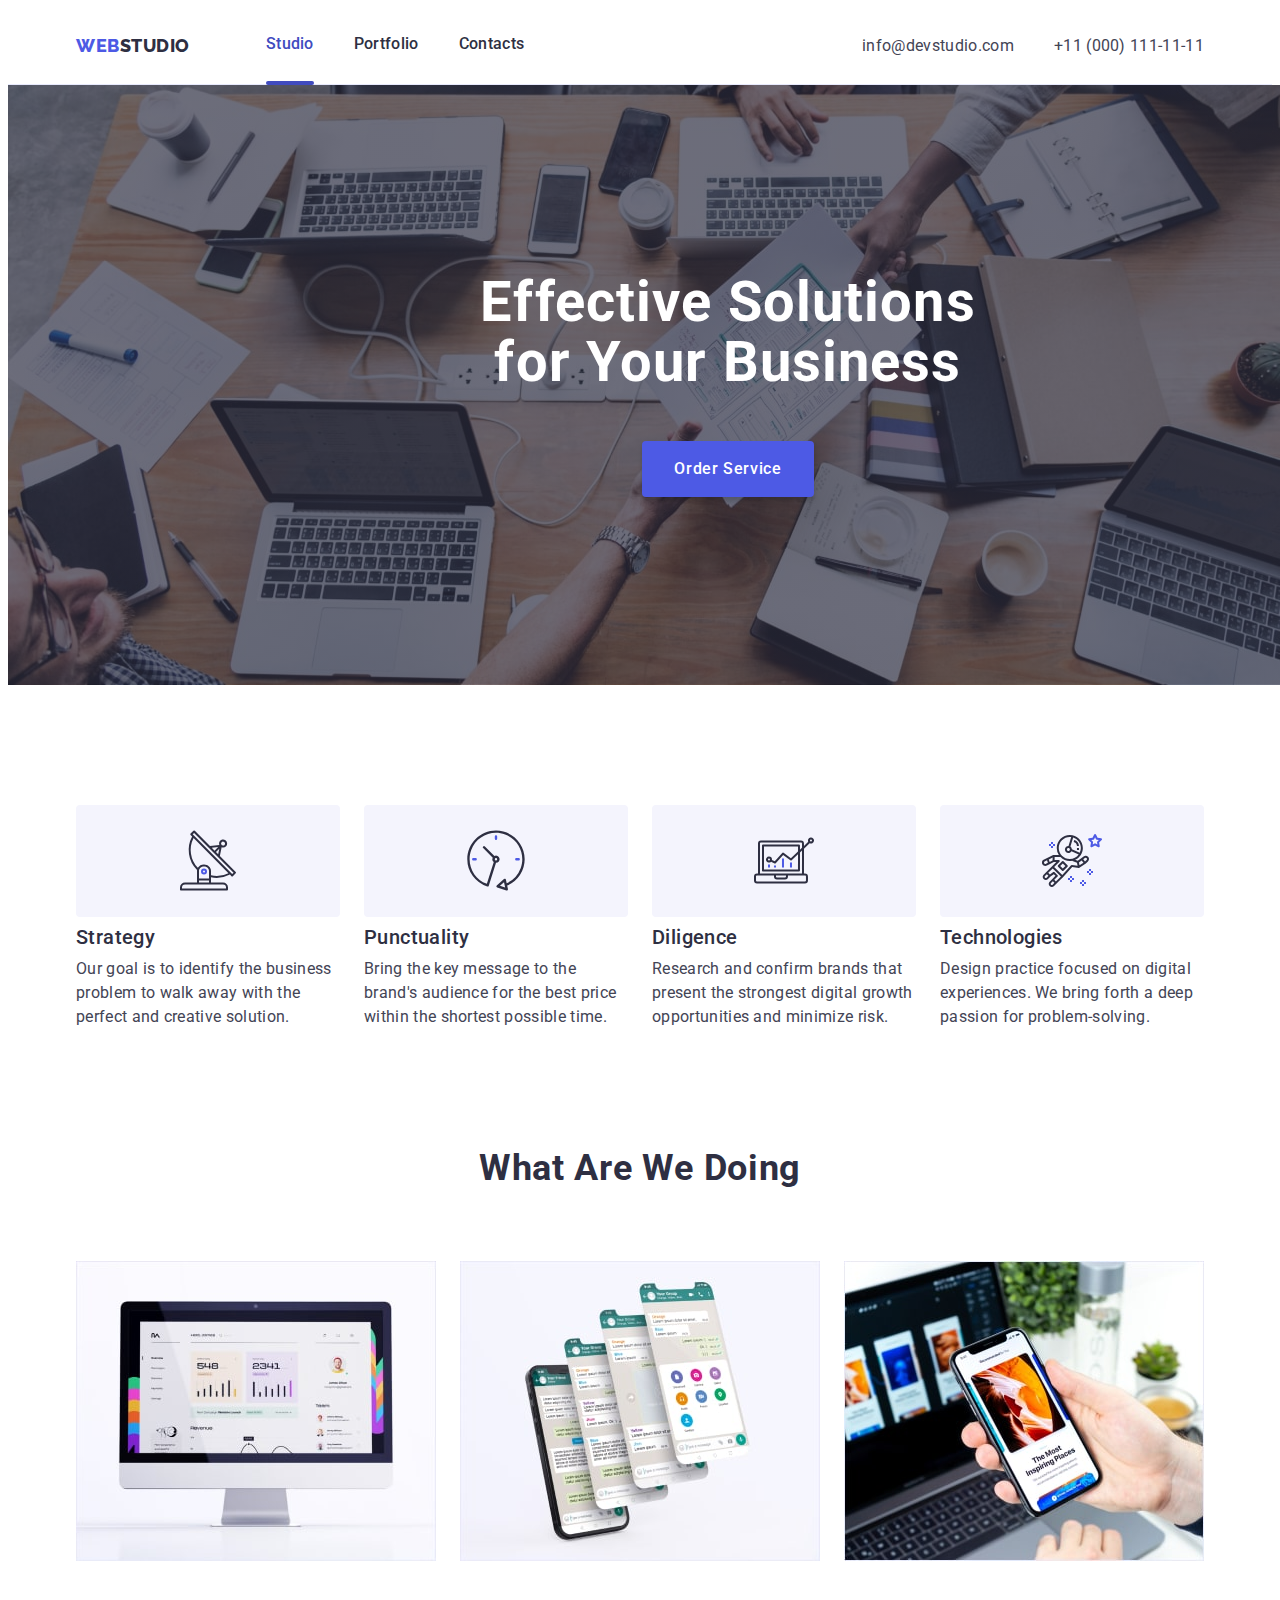
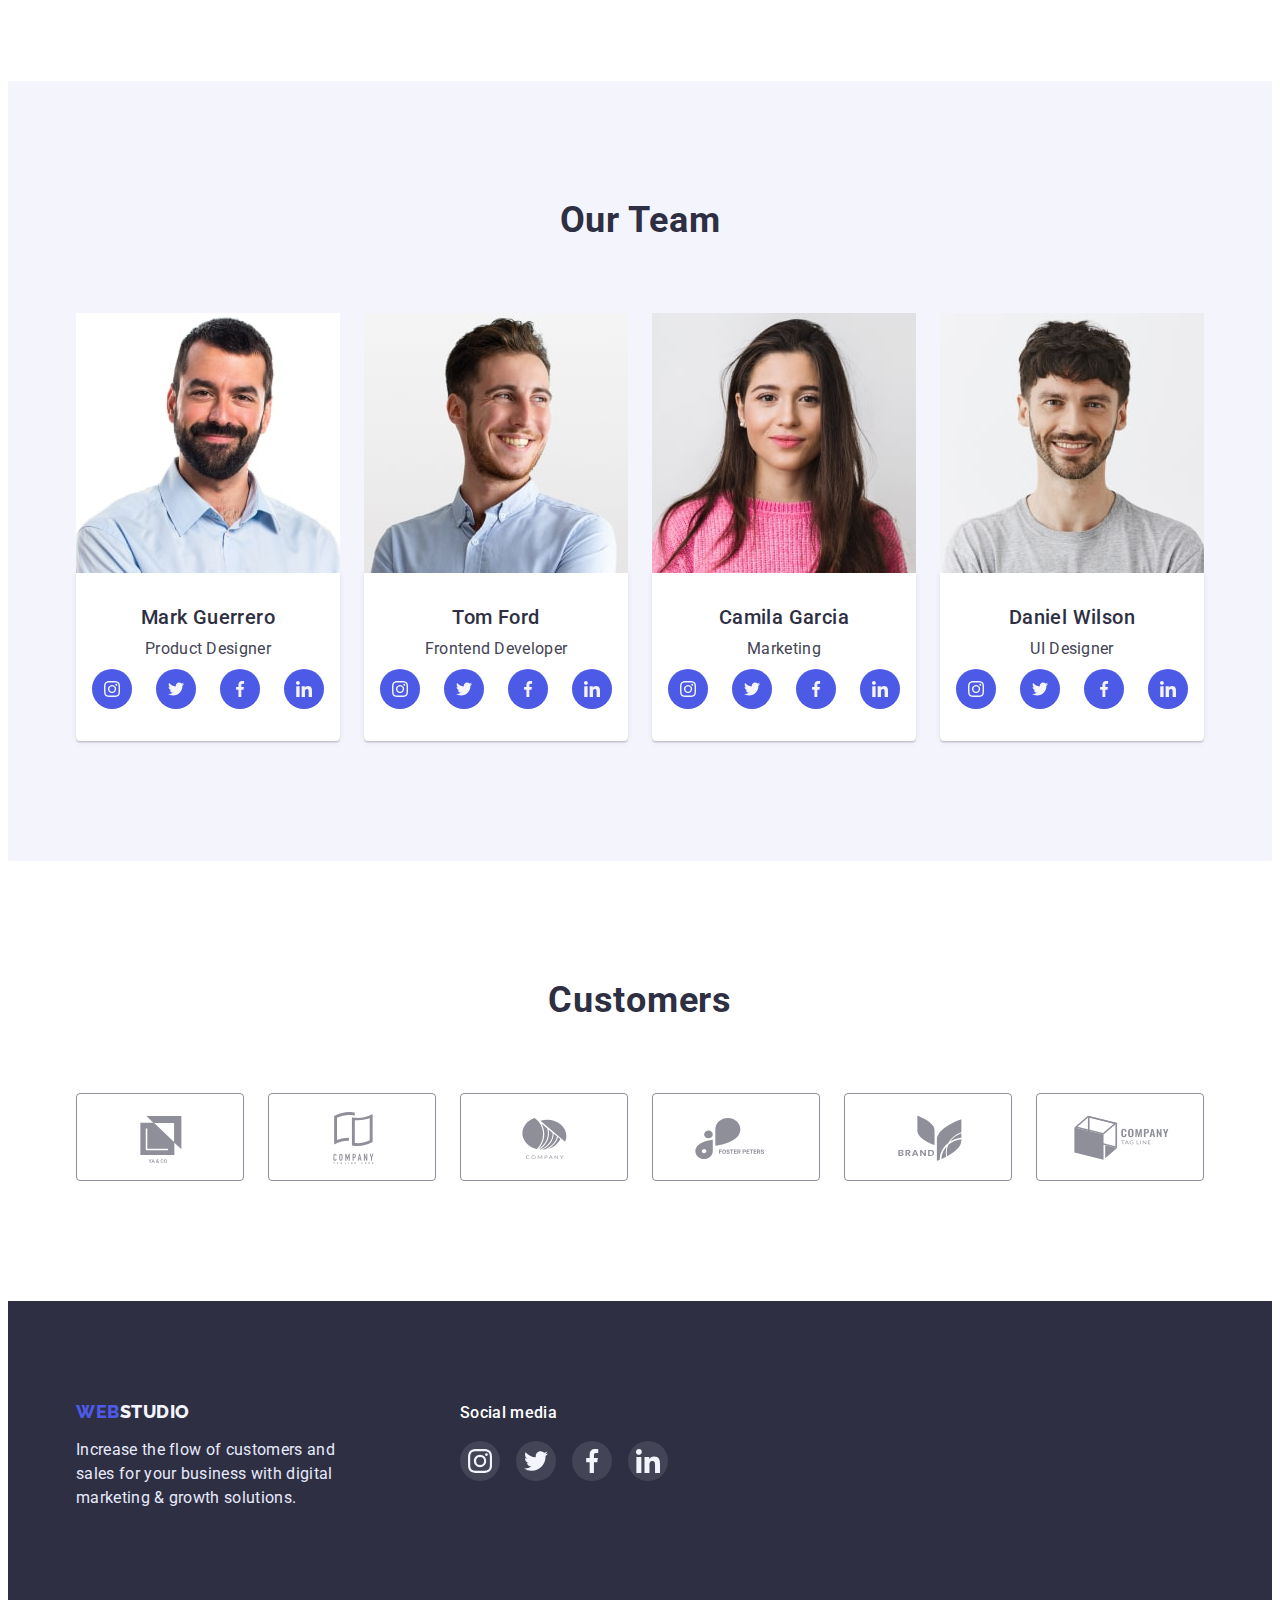
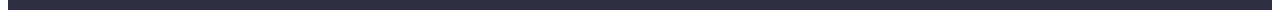
<file: index.html>
<!DOCTYPE html>
<html lang="en">
<head>
    <meta charset="UTF-8">
    <meta http-equiv="X-UA-Compatible" content="IE=edge">
    <meta name="viewport" content="width=device-width, initial-scale=1.0">
    <title>WebStudio</title>
    <link rel="stylesheet" href="./css/style.css">
    <link rel="preconnect" href="https://fonts.googleapis.com">
    <link rel="preconnect" href="https://fonts.gstatic.com" crossorigin>
    <link href="https://fonts.googleapis.com/css2?family=Raleway:wght@800&family=Roboto:wght@400;500;700;900&display=swap"
        rel="stylesheet">
</head>
<body>
    <header class="header">
        <div class="container header-container">
            <nav class="nav_header">
                <a class="logo link" href="./index.html">Web<span class="span">Studio</span></a>
            <ul class="header-menu list">
                <li><a class="link-menu link link-presence link-menu-active" href="./index.html">Studio</a></li>
                <li><a class="link-menu link" href="./portfolio.html">Portfolio</a></li> 
                <li><a class="link-menu link" href="">Contacts</a></li>
            </ul>
            </nav>
            <address class="adress-items">
            <ul class="adress-menu list">
                <li><a class="adress link" href="mailto:info@devstudio.com">info@devstudio.com</a></li>
                <li><a class="adress link" href="tel:+110001111111">+11 (000) 111-11-11</a></li>
            </ul>
            </address>
        </div>
    </header>
    <main>
            <section class="page">
                <div class="container">
                    <h1 class="title">Effective Solutions for Your Business</h1>
                    <button class="button" data-modal-open type="button">Order Service</button>
                </div >
            </section>
            <section class="caption">
                <div class="container">
                    <h2 hidden class="invisible-text">list</h2>
                    <ul class="caption-list list">
                        <li class="list-caption">
                            <div class="advantages">
                                <svg width="60" height="65">
                                    <use href="./images/symbol-defs.svg#icon-antenna"></use>
                                </svg>
                            </div>
                                <h3 class="section-subtitle">Strategy</h3>
                                <p class="text-suptitle">Our goal is to identify the business
                                    problem to walk away with the perfect and creative solution.</p>
                        </li>
                        <li class="list-caption">
                            <div class="advantages">
                                <svg width="60" height="65">
                                    <use href="./images/symbol-defs.svg#icon-clock"></use>
                                </svg>
                            </div>
                                <h3 class="section-subtitle">Punctuality</h3>
                                <p class="text-suptitle">Bring the key message to the brand's audience for the best price within the
                                    shortest possible
                                    time.</p>
                        </li>
                        <li class="list-caption">
                            <div class="advantages">
                                <svg width="60" height="65">
                                    <use href="./images/symbol-defs.svg#icon-diagram"></use>
                                </svg>
                            </div>
                                <h3 class="section-subtitle">Diligence</h3>
                                <p class="text-suptitle">Research and confirm brands that present the strongest digital growth
                                    opportunities and
                                    minimize risk.</p>
                        </li>
                        <li class="list-caption">
                            <div class="advantages">
                                <svg width="60" height="65">
                                    <use href="./images/symbol-defs.svg#icon-astronaut"></use>
                                </svg>
                            </div>
                                <h3 class="section-subtitle">Technologies</h3>
                                <p class="text-suptitle">Design practice focused on digital experiences. We bring forth a deep
                                    passion for
                                    problem-solving.</p>
                        </li>
                    </ul>
                </div>
            </section>
            <section class="menu">
                <div class="container">
                    <h2 class="menu-title">What are we doing</h2>
                    <ul class="img-items list">
                        <li class="menu-img"><img src="./images/img_1.jpg" alt="computer" width="360"></li>
                        <li class="menu-img"><img src="./images/img_2.jpg" alt="website" width="360"></li>
                        <li class="menu-img"><img src="./images/img_3.jpg" alt="mobile" width="360"></li>
                    </ul>
                </div >
            </section>
            <section class="list-teams">
                <div class="container teams-container">
                    <h2 class="team-title">Our Team</h2>
                    <ul class="team-items list">
                        <li class="team-desc">
                            <img src="./images/img_4.jpg" alt="foto" width="264">
                            <div class="team-pl">
                                <h3 class="name">Mark Guerrero</h3>
                                <p class="team-text">Product Designer</p>
                                <ul class="team-soc-list list">
                                    <li class="team-soc-item">
                                        <a href="" class="team-soc-link link">
                                            <svg width="16" height="16" class="team-soc-icon">
                                                <use href="./images/symbol-defs.svg#icon-instagram"></use>
                                            </svg>
                                        </a></li>
                                    <li class="team-soc-item">
                                        <a href="" class="team-soc-link link">
                                            <svg width="16" height="16" class="team-soc-icon">
                                                <use href="./images/symbol-defs.svg#icon-twitter"></use>
                                            </svg>
                                        </a></li>
                                    <li class="team-soc-item">
                                        <a href="" class="team-soc-link link">
                                            <svg width="16" height="16" class="team-soc-icon">
                                                <use href="./images/symbol-defs.svg#icon-facebook"></use>
                                            </svg>
                                        </a></li>
                                    <li class="team-soc-item">
                                        <a href="" class="team-soc-link link">
                                            <svg width="16" height="16" class="team-soc-icon">
                                                <use href="./images/symbol-defs.svg#icon-linkedin"></use>
                                            </svg>
                                        </a></li>
                                </ul>
                            </div >
                        </li>
                        <li class="team-desc">
                            <img src="./images/img_5.jpg" alt="foto" width="264">
                            <div class="team-pl">
                                <h3 class="name">Tom Ford</h3>
                                <p class="team-text">Frontend Developer</p>
                                <ul class="team-soc-list list">
                                    <li class="team-soc-item">
                                        <a href="" class="team-soc-link link">
                                            <svg width="16" height="16" class="team-soc-icon">
                                                <use href="./images/symbol-defs.svg#icon-instagram"></use>
                                            </svg>
                                        </a>
                                    </li>
                                    <li class="team-soc-item">
                                        <a href="" class="team-soc-link link">
                                            <svg width="16" height="16" class="team-soc-icon">
                                                <use href="./images/symbol-defs.svg#icon-twitter"></use>
                                            </svg>
                                        </a>
                                    </li>
                                    <li class="team-soc-item">
                                        <a href="" class="team-soc-link link">
                                            <svg width="16" height="16" class="team-soc-icon">
                                                <use href="./images/symbol-defs.svg#icon-facebook"></use>
                                            </svg>
                                        </a>
                                    </li>
                                    <li class="team-soc-item">
                                        <a href="" class="team-soc-link link">
                                            <svg width="16" height="16" class="team-soc-icon">
                                                <use href="./images/symbol-defs.svg#icon-linkedin"></use>
                                            </svg>
                                        </a>
                                    </li>
                                </ul>
                            </div >
                        </li>
                        <li class="team-desc">
                            <img src="./images/img_6.jpg" alt="foto" width="264">
                            <div class="team-pl">
                                <h3 class="name">Camila Garcia</h3>
                                <p class="team-text">Marketing</p>
                                <ul class="team-soc-list list">
                                    <li class="team-soc-item">
                                        <a href="" class="team-soc-link link">
                                            <svg width="16" height="16" class="team-soc-icon">
                                                <use href="./images/symbol-defs.svg#icon-instagram"></use>
                                            </svg>
                                        </a>
                                    </li>
                                    <li class="team-soc-item">
                                        <a href="" class="team-soc-link link">
                                            <svg width="16" height="16" class="team-soc-icon">
                                                <use href="./images/symbol-defs.svg#icon-twitter"></use>
                                            </svg>
                                        </a>
                                    </li>
                                    <li class="team-soc-item">
                                        <a href="" class="team-soc-link link">
                                            <svg width="16" height="16" class="team-soc-icon">
                                                <use href="./images/symbol-defs.svg#icon-facebook"></use>
                                            </svg>
                                        </a>
                                    </li>
                                    <li class="team-soc-item">
                                        <a href="" class="team-soc-link link">
                                            <svg width="16" height="16" class="team-soc-icon">
                                                <use href="./images/symbol-defs.svg#icon-linkedin"></use>
                                            </svg>
                                        </a>
                                    </li>
                                </ul>
                            </div >
                        </li>
                        <li class="team-desc">
                            <img src="./images/img_7.jpg" alt="foto" width="264">
                            <div class="team-pl">
                                <h3 class="name">Daniel Wilson</h3>
                                <p class="team-text">UI Designer</p>
                                <ul class="team-soc-list list">
                                    <li class="team-soc-item">
                                        <a href="" class="team-soc-link link">
                                            <svg width="16" height="16" class="team-soc-icon">
                                                <use href="./images/symbol-defs.svg#icon-instagram"></use>
                                            </svg>
                                        </a>
                                    </li>
                                    <li class="team-soc-item">
                                        <a href="" class="team-soc-link link">
                                            <svg width="16" height="16" class="team-soc-icon">
                                                <use href="./images/symbol-defs.svg#icon-twitter"></use>
                                            </svg>
                                        </a>
                                    </li>
                                    <li class="team-soc-item">
                                        <a href="" class="team-soc-link link">
                                            <svg width="16" height="16" class="team-soc-icon">
                                                <use href="./images/symbol-defs.svg#icon-facebook"></use>
                                            </svg>
                                        </a>
                                    </li>
                                    <li class="team-soc-item">
                                        <a href="" class="team-soc-link link">
                                            <svg width="16" height="16" class="team-soc-icon">
                                                <use href="./images/symbol-defs.svg#icon-linkedin"></use>
                                            </svg>
                                        </a>
                                    </li>
                                </ul>
                            </div >
                        </li>
                    </ul>
                </div >
            </section>
            <section class="section-paddings">
                <div class="container customers-section">
                    <h2 class="customers-title">Customers</h2>
                    <ul class="customers-logo-box list">
                        <li class="customers-box">
                            <a href="" class="customers-block">
                                <svg width="104" height="56">
                                    <use href="./images/symbol-defs.svg#icon-logo-yaco"></use>
                                </svg>
                            </a>
                        </li>
                        <li class="customers-box">
                            <a href="" class="customers-block">
                                <svg width="104" height="56">
                                    <use href="./images/symbol-defs.svg#icon-logo-tagline"></use>
                                </svg>
                            </a>
                        </li>
                        <li class="customers-box">
                            <a href="" class="customers-block">
                                <svg width="104" height="56">
                                    <use href="./images/symbol-defs.svg#icon-logo-company"></use>
                                </svg>
                            </a>
                        </li>
                        <li class="customers-box">
                            <a href="" class="customers-block">
                                <svg width="104" height="56">
                                    <use href="./images/symbol-defs.svg#icon-logo-foster"></use>
                                </svg>
                            </a>
                        </li>
                        <li class="customers-box">
                            <a href="" class="customers-block">
                                <svg width="104" height="56">
                                    <use href="./images/symbol-defs.svg#icon-logo-brand"></use>
                                </svg>
                            </a>
                        </li>
                        <li class="customers-box">
                            <a href="" class="customers-block">
                                <svg width="104" height="56">
                                    <use href="./images/symbol-defs.svg#icon-logo-tagline2"></use>
                                </svg>
                            </a>
                        </li>
                    </ul>
                </div>
            </section>
    </main>
            <footer class="footer">
                <div class="container footer-container">
                    <div class="footer-text-logo">
                        <a class="logo link" href="./index.html">Web<span class="span_footer">Studio</span></a>
                        <p class="footer-text">Increase the flow of customers and sales for your business with digital marketing &
                            growth solutions.</p>
                    </div>
                    <div class="footer-logo-group">
                        <p class="footer-social-text">Social media</p>
                        <ul class="footer-logo-block list">
                            <li class="footer-logo">
                                <a href="" class="footer-social-box">
                                    <svg width="24" height="24" class="footer-soc-icon">
                                        <use href="./images/symbol-defs.svg#icon-instagram"></use>
                                    </svg>
                                </a>
                            </li>
                            <li class="footer-logo">
                                <a href="" class="footer-social-box">
                                    <svg width="24" height="24">
                                        <use href="./images/symbol-defs.svg#icon-twitter"></use>
                                    </svg>
                                </a>
                            </li>
                            <li class="footer-logo">
                                <a href="" class="footer-social-box">
                                    <svg width="24" height="24">
                                        <use href="./images/symbol-defs.svg#icon-facebook"></use>
                                    </svg>
                                </a>
                            </li>
                            <li class="footer-logo">
                                <a href="" class="footer-social-box">
                                    <svg width="24" height="24">
                                        <use href="./images/symbol-defs.svg#icon-linkedin"></use>
                                    </svg>
                                </a>
                            </li>
                        </ul>
                    </div>
                </div>
                
            </footer>
            <div class="backdrop is-hidden" data-modal>
                <div class="modal">
                    <button type="button" class="modal-close" data-modal-close>
                        <svg width="8" height="8" class="modal-close-icon">
                            <use href="./images/symbol-defs.svg#icon-close-black"></use>
                        </svg>
                    </button>
                </div>
            </div>
            <script src="./js/model.js"></script>
</body>
</html>
</file>
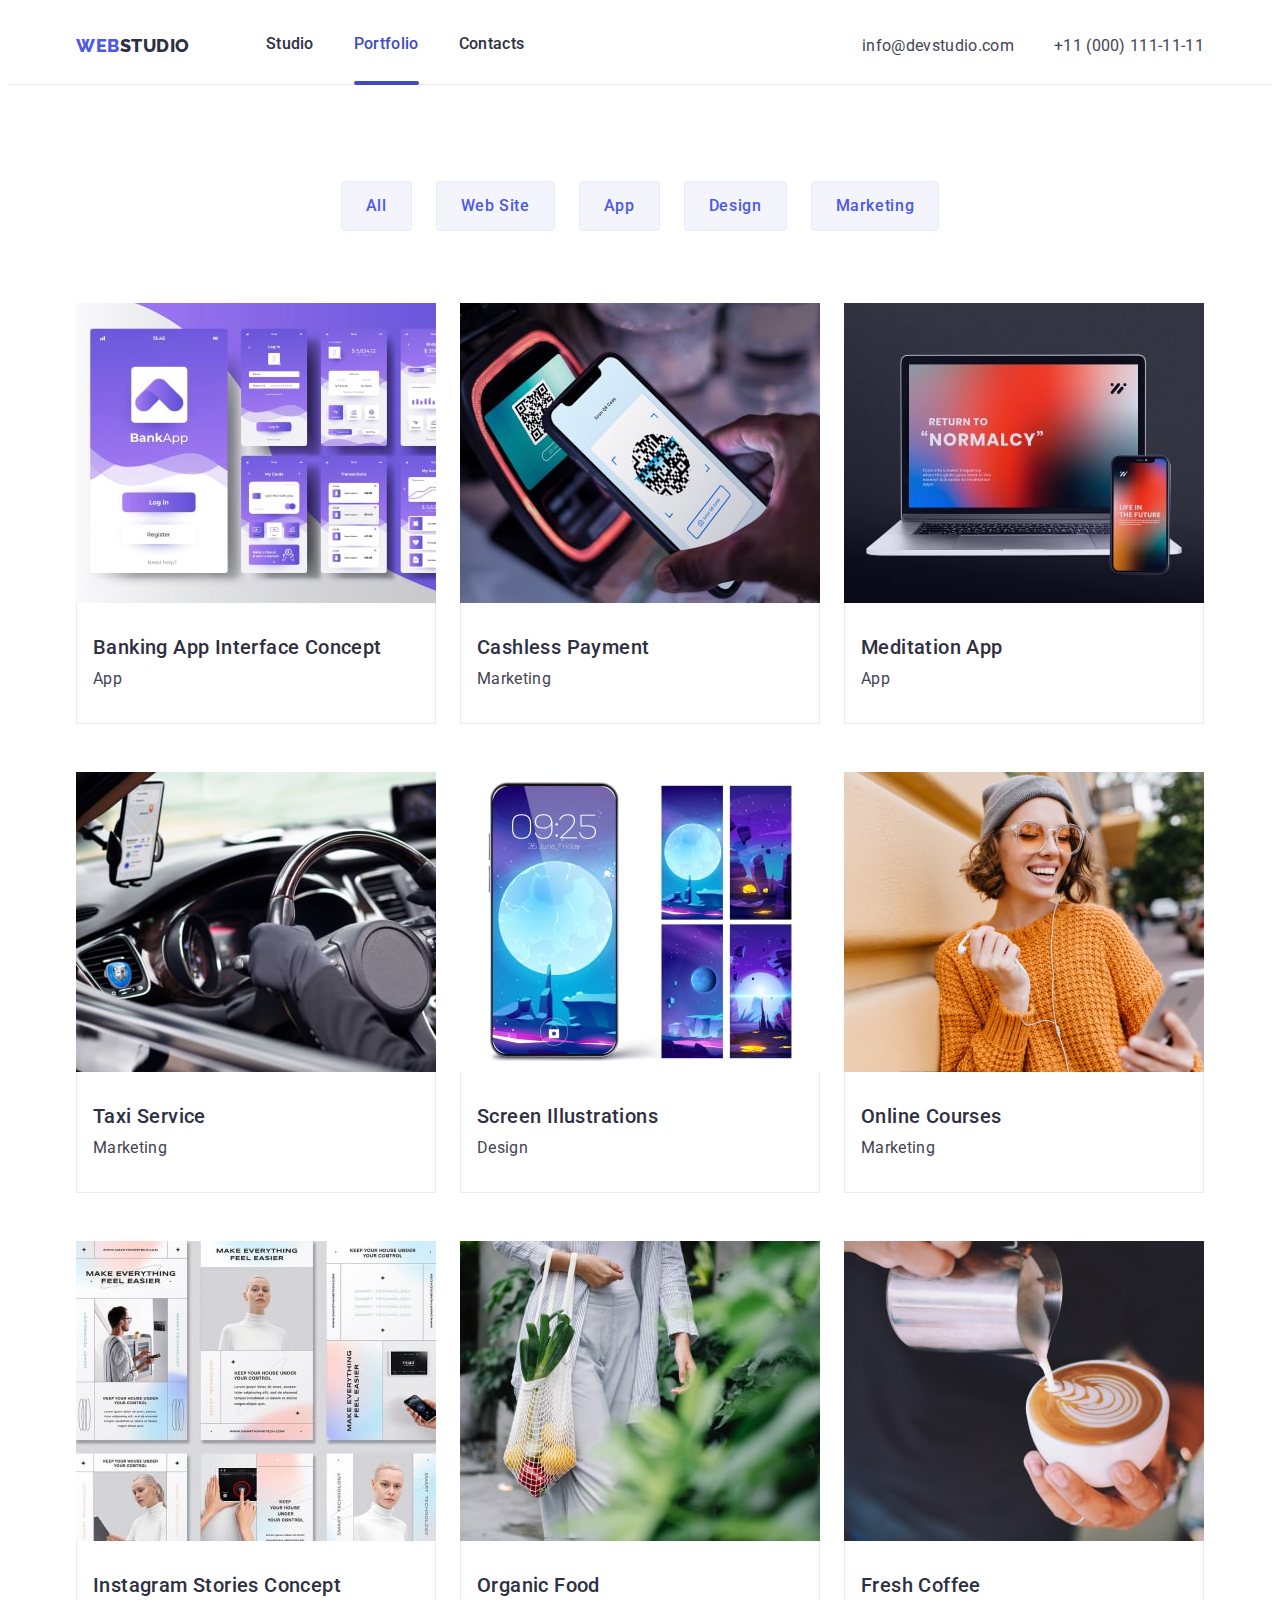
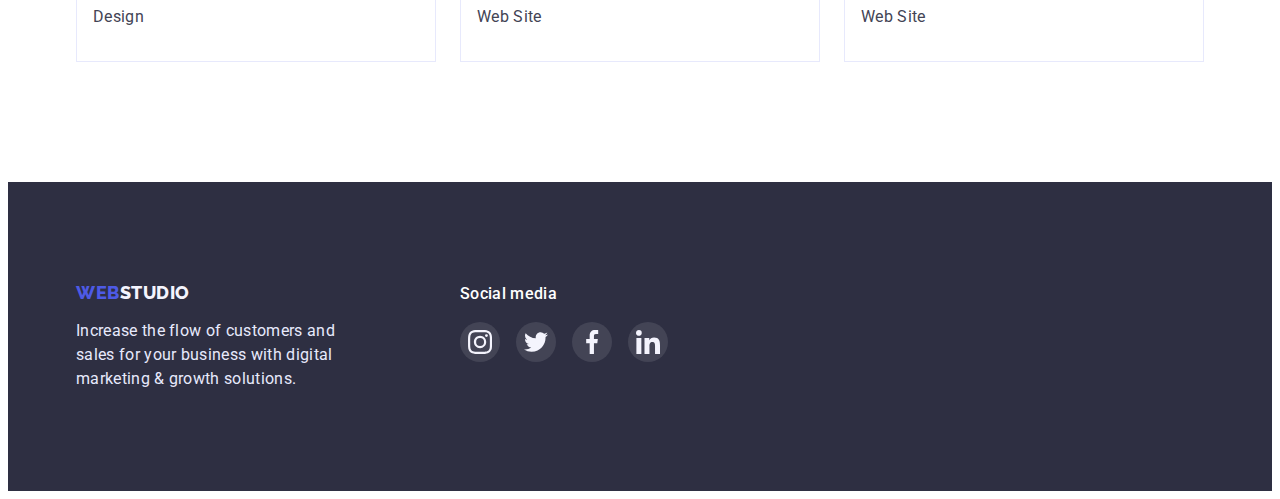
<file: portfolio.html>
<!DOCTYPE html>
<html lang="en">

<head>
    <meta charset="UTF-8">
    <meta http-equiv="X-UA-Compatible" content="IE=edge">
    <meta name="viewport" content="width=device-width, initial-scale=1.0">
    <title>WebStudio</title>
    <link rel="stylesheet" href="./css/style.css">
    <link rel="preconnect" href="https://fonts.googleapis.com">
    <link rel="preconnect" href="https://fonts.gstatic.com" crossorigin>
    <link href="https://fonts.googleapis.com/css2?family=Raleway:wght@800&family=Roboto:wght@400;500;700;900&display=swap"
        rel="stylesheet">
</head>

<body>
    <header class="header">
        <div class="container header-container">
            <nav class="nav_header">
                <a class="logo link" href="./index.html">Web<span class="span">Studio</span></a>
                <ul class="header-menu list">
                    <li><a class="link-menu link" href="./index.html">Studio</a></li>
                    <li><a class="link-menu link link-presence link-menu-active" href="./portfolio.html">Portfolio</a></li>
                    <li><a class="link-menu link" href="">Contacts</a></li>
                </ul>
            </nav>
            <address class="adress-items">
                <ul class="adress-menu list">
                    <li><a class="adress link" href="mailto:info@devstudio.com">info@devstudio.com</a></li>
                    <li><a class="adress link" href="tel:+110001111111">+11 (000) 111-11-11</a></li>
                </ul>
            </address>
        </div>
    </header>
    <main class="main">
        <section class="section-main">
            <div class="container">
                <h1 hidden>portfolio</h1>
            <ul class="button-items list">
                <li>
                    <button class="button-menu list" type="button">All</button>
                </li>
                <li>
                    <button class="button-menu list" type="button">Web Site</button>
                </li>
                <li>
                    <button class="button-menu list" type="button">App</button>
                </li>
                <li>
                    <button class="button-menu list" type="button">Design</button>
                </li>
                <li>
                    <button class="button-menu list" type="button">Marketing</button>
                </li>
            </ul>
            <ul class="portfolio-items list">
                <li class="team-desc">
                <div class="team-top-wrap">
                    <a class="project-card link" href="#">
                        <img 
                        src="./images/img_8.jpg"
                        alt="Banking App Interface Concept"
                        width="360">
                        <p class="team-cover-text">
                            14 Stylish and User-Friendly App Design Concepts · Task Manager App · Calorie Tracker App · Exotic Fruit Ecommerce App · Cloud Storage App
                        </p>
                </div>
                    <div class="team-cover">
                        <h2 class="subtitle">Banking App Interface Concept</h2>
                        <p class="potfolio-text">App</p>
                    </div >
                </a>
                </li>
                <li class="team-desc">
                <div class="team-top-wrap">
                    <a class="project-card link" href="#">
                        <img 
                        src="./images/img_9.jpg" 
                        alt="Cashless Payment"
                        width="360">
                        <p class="team-cover-text">
                            14 Stylish and User-Friendly App Design Concepts · Task Manager App · Calorie Tracker App · Exotic Fruit Ecommerce App · Cloud Storage App
                        </p>
                </div >
                    <div class="team-cover">
                        <h2 class="subtitle">Cashless Payment</h2>
                        <p class="potfolio-text">Marketing</p>
                    </div >
                    </a>
                </li>
                <li class="team-desc">
                <div class="team-top-wrap">
                    <a class="project-card link" href="#">
                        <img 
                        src="./images/img_10.jpg" 
                        alt="Meditaion App"
                        width="360">
                        <p class="team-cover-text">
                            14 Stylish and User-Friendly App Design Concepts · Task Manager App · Calorie Tracker App · Exotic Fruit Ecommerce App · Cloud Storage App
                        </p>
                </div >
                    <div class="team-cover">
                        <h2 class="subtitle">Meditation App</h2>
                        <p class="potfolio-text">App</p>
                    </div >
                    </a>
                </li>
                <li class="team-desc">
                <div class="team-top-wrap">
                    <a class="project-card link" href="#">
                        <img 
                        src="./images/img_11.jpg" 
                        alt="Taxi Service"
                        width="360">
                        <p class="team-cover-text">
                            14 Stylish and User-Friendly App Design Concepts · Task Manager App · Calorie Tracker App · Exotic Fruit Ecommerce App · Cloud Storage App
                        </p>
                </div >
                    <div class="team-cover">
                        <h2 class="subtitle">Taxi Service</h2>
                        <p class="potfolio-text">Marketing</p>
                    </div >
                    </a>
                </li>
                <li class="team-desc">
                <div class="team-top-wrap">
                    <a class="project-card link" href="#">
                        <img 
                        src="./images/img_12.jpg" 
                        alt="Screen Illustrations"
                        width="360">
                        <p class="team-cover-text">
                            14 Stylish and User-Friendly App Design Concepts · Task Manager App · Calorie Tracker App · Exotic Fruit Ecommerce App · Cloud Storage App
                        </p>
                </div >
                    <div class="team-cover">
                        <h2 class="subtitle">Screen Illustrations</h2>
                        <p class="potfolio-text">Design</p>
                    </div >
                    </a>
                </li>
                <li class="team-desc">
                <div class="team-top-wrap">
                    <a class="project-card link" href="#">
                        <img 
                        src="./images/img_13.jpg" 
                        alt="Online Courses"
                        width="360">
                        <p class="team-cover-text">
                            14 Stylish and User-Friendly App Design Concepts · Task Manager App · Calorie Tracker App · Exotic Fruit Ecommerce App · Cloud Storage App
                        </p>
                </div >
                    <div class="team-cover">
                        <h2 class="subtitle">Online Courses</h2>
                        <p class="potfolio-text">Marketing</p>
                    </div >
                    </a>
                </li>
                <li class="team-desc">
                <div class="team-top-wrap">
                    <a class="project-card link" href="#">
                        <img 
                        src="./images/img_14.jpg" 
                        alt="Instagram Stories Concept"
                        width="360">
                        <p class="team-cover-text">
                            14 Stylish and User-Friendly App Design Concepts · Task Manager App · Calorie Tracker App · Exotic Fruit Ecommerce App · Cloud Storage App
                        </p>
                </div >
                    <div class="team-cover">
                        <h2 class="subtitle">Instagram Stories Concept</h2>
                        <p class="potfolio-text">Design</p>
                    </div >
                    </a>
                </li>
                <li class="team-desc">
                <div class="team-top-wrap">
                    <a class="project-card link" href="#">
                        <img 
                        src="./images/img_15.jpg" 
                        alt="Organic Food"
                        width="360">
                        <p class="team-cover-text">
                            14 Stylish and User-Friendly App Design Concepts · Task Manager App · Calorie Tracker App · Exotic Fruit Ecommerce App · Cloud Storage App
                        </p>
                </div >
                    <div class="team-cover">
                        <h2 class="subtitle">Organic Food</h2>
                        <p class="potfolio-text">Web Site</p>
                    </div >
                    </a>
                </li>
                <li class="team-desc">
                <div class="team-top-wrap">
                    <a class="project-card link" href="#">
                        <img 
                        src="./images/img_16.jpg" 
                        alt="Fresh Coffee"
                        width="360">
                        <p class="team-cover-text">
                            14 Stylish and User-Friendly App Design Concepts · Task Manager App · Calorie Tracker App · Exotic Fruit Ecommerce App · Cloud Storage App
                        </p>
                </div >
                    <div class="team-cover">
                        <h2 class="subtitle">Fresh Coffee</h2>
                        <p class="potfolio-text">Web Site</p>
                    </div >
                    </a>
                </li>
            </ul>
            </div>
        </section>
    </main>
        <footer class="footer">
            <div class="container footer-container">
                <div class="footer-text-logo">
                    <a class="logo link" href="./index.html">Web<span class="span_footer">Studio</span></a>
                    <p class="footer-text">Increase the flow of customers and sales for your business with digital marketing &
                        growth solutions.</p>
                </div>
                <div class="footer-logo-group">
                    <p class="footer-social-text">Social media</p>
                    <ul class="footer-logo-block list">
                        <li class="footer-logo">
                            <a href="" class="footer-social-box">
                                <svg width="24" height="24" class="footer-soc-icon">
                                    <use href="./images/symbol-defs.svg#icon-instagram"></use>
                                </svg>
                            </a>
                        </li>
                        <li class="footer-logo">
                            <a href="" class="footer-social-box">
                                <svg width="24" height="24">
                                    <use href="./images/symbol-defs.svg#icon-twitter"></use>
                                </svg>
                            </a>
                        </li>
                        <li class="footer-logo">
                            <a href="" class="footer-social-box">
                                <svg width="24" height="24">
                                    <use href="./images/symbol-defs.svg#icon-facebook"></use>
                                </svg>
                            </a>
                        </li>
                        <li class="footer-logo">
                            <a href="" class="footer-social-box">
                                <svg width="24" height="24">
                                    <use href="./images/symbol-defs.svg#icon-linkedin"></use>
                                </svg>
                            </a>
                        </li>
                    </ul>
                </div>
            </div>
        
        </footer>
</body>

</html>
</file>
<file: css/style.css>
*,
*::before,
*::after{
    box-sizing: border-box;
}

:root{
    --iris-color: #4D5AE5;
    --ocean-color: #404BBF;
    --navy-blue-color: #2E2F42;
    --slate-color: #434455;
    --light-slate-color: #8E8F99;
    --cornflower-color: #E7E9FC;
    --cloud-color: #F4F4FD;
    --grey-color: #2E2F42;
    --white-color: #ffffff;
    --green: #31D0AA;
    --dairy: #FCFCFC;
    --cornflower: #E7E9FC;
}

p, h1, h2, h3, h4, h5, h6 {
    margin: 0;
}

ul{
    padding-left: 0;
    margin: 0;
}

address{
    font-style: normal;
}

button{
    cursor: pointer;
}

body {
    font-family: 'Roboto', sans-serif;
    color: #434455;
}

img{
    display: block;
}

.list {
    list-style: none;
}

.link {
    text-decoration: none;
}

.container {
    width: 1158px;
    margin-left: auto;
    margin-right: auto;
    padding-left: 15px;
    padding-right: 15px;
}

/*-------------------------HEADER--------------------------*/

.header{
    padding-top: 24px;
    padding-bottom: 24px;
    border-bottom: 1px solid var(--cornflower-color);
}

.header-container{
    display: flex;
    align-items: center;
}

.header-menu{
    display: flex;
    margin: 0 auto;
    gap: 40px;
}


.nav_header{
    display: flex;
    align-items: center;
    margin-right: auto;
}

.logo{
    font-family: 'Raleway', sans-serif;
    color: var(--iris-color);
    font-weight: 800;
    font-size: 18px;
    line-height: 1.17;          
    letter-spacing: 0.03em;
    text-transform: uppercase;
    margin-right: 76px;
}

.span {
    color: var(--grey-color);
}



.link-menu{
    color: var(--grey-color);
    font-family: 'Roboto', sans-serif;
    font-weight: 500;
    font-size: 16px;
    line-height: 1.5;
    letter-spacing: 0.02em;
    
    transition: color 250ms cubic-bezier(0.4, 0, 0.2, 1);
}

.link-presence::after{
    content:'';
    display: block;
    position: relative;
    top: 25px;
    width: 100%;
    height: 4px;
    border-radius: 2px;
    background-color: var(--ocean-color);

}

.link-menu:hover,
.link-menu:focus {                                                              
    color: var(--ocean-color);
}

.link-menu-active{
    color: var(--ocean-color);
}

.adress{
    color: var(--slate-color);
    font-size: 16px;
    line-height: 1.5;
    text-decoration: none;
    letter-spacing: 0.02em;

    transition: color 250ms cubic-bezier(0.4, 0, 0.2, 1);
}

.adress:hover,
.adress:focus{   
    color: var(--ocean-color);
}
.adress-menu{
    display: flex;
    margin: 0 auto;
    gap: 40px;
}

/*-------------------------PAGE--------------------------*/

.page {
    background: var(--grey-color);
    background-image:linear-gradient(
    rgba(46, 47, 66, 0.7),
    rgba(46, 47, 66, 0.7)
    ),
    url(../images/hero-fon.jpg);
    background-repeat: no-repeat;
    background-position: center;
    background-size: cover;
    padding-top: 188px;
    padding-bottom: 188px;
    text-align: center;
    width: 1440px;
    margin-left: auto;
    margin-right: auto;
    
}

.title {
    font-weight: 700;
    color: var(--white-color);
    font-size: 56px;
    line-height: 1.07;
    letter-spacing: 0.02em;
    width: 496px;
    margin-right: auto;
    margin-left: auto;
    margin-bottom: 48px;
    
}

.button {
    font-family: 'Roboto', sans-serif;
    font-weight: 500;
    font-size: 16px;
    line-height: 1.5;
    letter-spacing: 0.04em;
    background-color: var(--iris-color);
    color: var(--white-color);
    padding: 16px 32px;
    box-shadow: 0px 4px 4px rgba(0, 0, 0, 0.15);
    border-radius: 4px;
    display: block;
    margin: 0 auto;
    border: none;

    transition: background-color 250ms cubic-bezier(0.4, 0, 0.2, 1);
}

.button:hover,
.button:focus { 
    background-color: var(--ocean-color);
}

.img-items{
    display: flex;
    gap: 24px;
}


/*-------------------------CAPTION--------------------------*/
.advantages{
    display: flex;
    align-items: center;
    justify-content: center;
    height: 112px;
    border-radius: 4px;
    background-color: var(--cloud-color);
}

.advantages-link{
    display: flex;
    justify-content: center;
    gap: 24px;
}

.caption{
    padding-top: 120px;
    padding-bottom: 120px;
}
.list-caption{
    width: calc((100% - 24px) / 4);
}

.section {
    padding-top: 120px;
    padding-bottom: 120px;
}

.caption-list {
    display: flex;
    gap: 24px;
}

.section-subtitle {
    font-weight: 500;
    font-size: 20px;
    line-height: 1.2;
    letter-spacing: 0.02em;
    margin-bottom: 8px;
    margin-top: 8px;
    color: var(--grey-color);
}

.text-suptitle {
    font-size: 16px;
    line-height: 1.5;
    letter-spacing: 0.02em;
    color: var(--slate-color);
}

/*-------------------------MENU--------------------------*/

.menu {
    padding-bottom: 120px;
}

.menu-title {
    font-weight: 700;
    font-size: 36px;
    line-height: 1.11;
    text-align: center;
    letter-spacing: 0.02em;
    text-transform: capitalize;
    color: var(--grey-color);
    margin-bottom: 72px;
}

.menu-img{}

/*-------------------------LIST_TEAM--------------------------*/

.list-teams {
    background-color: var(--cloud-color);
    padding-top: 120px;
    padding-bottom: 120px;
}
.teams-container{
    margin-top: 0;
}
.team-items{
    display: flex;
    gap: 24px;
}

.team-title {
    font-weight: 700;
    font-size: 36px;
    line-height: 1.11;
    text-align: center;
    letter-spacing: 0.02em;
    text-transform: capitalize;
    color: var(--grey-color);
    margin-bottom: 72px;
}
.team-pl{
    padding: 32px 0;
    background: var(--white-color);
    box-shadow: 0px 1px 6px rgba(46, 47, 66, 0.08), 0px 1px 1px rgba(46, 47, 66, 0.16), 0px 2px 1px rgba(46, 47, 66, 0.08);
    border-radius: 0px 0px 4px 4px;
    text-align: center;
}

.team-desc {
    border-radius: 0 0 4px 4px;
}

.team-desc:hover .team-cover-text{
    transform: translateY(0);
}

.team-top-wrap{
    position: relative;
    overflow: hidden;
}

.team-cover-text{
    position: absolute;
    top: 0;
    left: 0;
    height: 100%;
    width: 100%;
    color: var(--cloud-color);
    font-size: 16px;
    line-height: 1.5;
    letter-spacing: 0.02em;
    padding: 40px 32px;
    background-color: var(--iris-color);
    transform: translateY(100%);
    transition: transform 250ms cubic-bezier(0.4, 0, 0.2, 1);
}



.team-cover{
    padding: 32px 16px;
    border: 1px solid  var(--cornflower-color);
    border-top: none;
}

.name {
    font-weight: 500;
    font-size: 20px;
    line-height: 1.2;
    letter-spacing: 0.02em;
    color: var(--grey-color);
    margin-bottom: 8px;
}

.team-text {
    font-size: 16px;
    line-height: 1.5;
    letter-spacing: 0.02em;
    color: var(--slate-color);
    margin-bottom: 8px;
}

.team-soc-list {
    display: flex;
    justify-content: center;
    gap: 24px;
}

.team-soc-item {
    width: 40px;
    height: 40px;
}

.team-soc-link {
    width: 100%;
    height: 100%;
    border-radius: 50%;
    background-color: var(--iris-color);
    display: flex;
    align-items: center;
    justify-content: center;

    transition: background-color 250ms cubic-bezier(0.4, 0, 0.2, 1);
}

.team-soc-link:hover,
.team-soc-link:focus{
    background-color: var(--ocean-color);
}

.team-soc-icon{
    fill: var(--cloud-color);
}

/*-------------------------BUTTOM_ITEMS--------------------------*/
.main{}

.section-main {
    padding-top: 96px;
    padding-bottom: 120px;
}

.button-items {
    display: flex;
    gap: 24px;
    justify-content: center;
}

.button-menu {
    font-family: 'Roboto', sans-serif;
    font-weight: 500;
    font-size: 16px;
    line-height: 1.5;
    letter-spacing: 0.04em;
    color: var(--iris-color);
    cursor: pointer;
    background-color: #F4F4FD;
    border-radius: 4px;
    border: 1px solid var(--cornflower-color);
    padding: 12px 24px ;

    transition: 
    background-color 250ms cubic-bezier(0.4, 0, 0.2, 1), 
    color 250ms cubic-bezier(0.4, 0, 0.2, 1),
    box-shadow 250ms cubic-bezier(0.4, 0, 0.2, 1),
    border-color 250ms cubic-bezier(0.4, 0, 0.2, 1);
}

.button-menu:hover,
.button-menu:focus {
    background-color: var(--ocean-color); 
    color: var(--white-color);
    box-shadow: 0px 3px 1px rgba(0, 0, 0, 0.1), 0px 2px 1px rgba(0, 0, 0, 0.08), 0px 2px 2px rgba(0, 0, 0, 0.12);
    border-color: var(--ocean-color);
}

/*-------------------------ROW--------------------------*/


.portfolio-items {
    display: flex;
    gap: 48px 24px;
    flex-wrap: wrap;
    margin-top: 72px;
}

.project-card {
text-decoration: none;
transition: box-shadow 250ms cubic-bezier(0.4, 0, 0.2, 1);
}

.project-card:hover {
    display: block;
    box-shadow: 0px 1px 6px rgba(46, 47, 66, 0.08), 0px 1px 1px rgba(46, 47, 66, 0.16), 0px 2px 1px rgba(46, 47, 66, 0.08);
}

.subtitle {
    font-weight: 500;
    font-size: 20px;
    line-height: 1.2;
    letter-spacing: 0.02em;
    color: var(--grey-color);
    margin-bottom: 8px;
}

.potfolio-text {
    font-size: 16px;
    line-height: 1.5;
    letter-spacing: 0.02em;
    color: var(--slate-color);
}
/*-------------------------CUSTOMERS--------------------------*/

.section-paddings {
    padding-top: 120px;
    padding-bottom: 120px;
}

.customers-section {}

.customers-title {
    font-weight: 700;
    font-size: 36px;
    line-height: 1.11;
    text-align: center;
    letter-spacing: 0.02em;
    text-transform: capitalize;
    color: var(--grey-color);
    margin-bottom: 72px;
}

.customers-logo-box {
    display: flex;
    gap: 24px;
}

.customers-box {
    width: calc((100% - 120px) / 6);
}

.customers-block {
    display: flex;
    align-items: center;
    justify-content: center;
    height: 88px;
    fill: var(--light-slate-color);
    border: 1px solid var(--light-slate-color);
    border-radius: 4px;
    transition: 
    fill 250ms cubic-bezier(0.4, 0, 0.2, 1), 
    border 250ms cubic-bezier(0.4, 0, 0.2, 1);
}
.customers-block:hover,
.customers-block:focus {
    fill: var(--ocean-color);
    border: 1px solid var(--ocean-color);
    border-radius: 4px;
}

/*-------------------------FOOTER--------------------------*/

.footer {
    background: var(--grey-color);
    padding-top: 100px;
    padding-bottom: 100px;
}
.footer-container{
    display: flex;
}

.logo-footer{
    font-family: 'Raleway', sans-serif;
    color: var(--iris-color);
    font-size: 18px;
    line-height: 1.17;
    letter-spacing: 0.03em;
    text-transform: uppercase;
    text-decoration: none;
}
.footer-text-logo{
    max-width: 264px;
}

.span_footer {
    color: var(--cloud-color);
}

.footer-text {
    font-size: 16px;
    line-height: 1.5;
    letter-spacing: 0.02em;
    color: var(--cornflower-color);
    margin-top: 16px;
}



.footer-logo-group {
    margin-left: 120px;
}

.footer-social-text {
    font-weight: 500;
    color: var(--white-color);
    font-size: 16px;
    line-height: 1.5;
    letter-spacing: 0.02em;
    margin-bottom: 16px;
}

.footer-logo-block {
    display: flex;
    gap: 16px;
    justify-content: center;
}

.list {}

.footer-logo {}

.footer-social-box {
    width: 40px;
    height: 40px;
    border-radius: 50%;
    background-color: var(--slate-color);
    display: flex;
    align-items: center;
    justify-content: center;

    transition: background-color 250ms cubic-bezier(0.4, 0, 0.2, 1);
}

.footer-social-box:hover,
.footer-social-box:focus{
    background-color: var(--green);
}
.footer-soc-icon {
    fill: var(--cloud-color);
}

.backdrop{
    position: fixed;
    top: 0;
    left: 0;
    width: 100%;
    height: 100%;
    background-color: #2e2f4293;
    transition: opacity 250ms cubic-bezier(0.4, 0, 0.2, 1), visibility 250ms cubic-bezier(0.4, 0, 0.2, 1);
    opacity: 1;
}

.modal{
    width: 408px;
    min-height: 576px;
    background-color: var(--dairy);
    border-radius: 4px;
    position: absolute;
    top: 50%;
    left: 50%;
    transform: translate(-50%, -50%) scale(1);
    transition: transform 250ms cubic-bezier(0.4, 0, 0.2, 1);
}

.backdrop.is-hidden .modal{
    transform: translate(-50%, -50%) scale(0);
}

.modal-close{
    display: block;
    background-color: var(--cornflower);
    border-radius: 50%;
    border: 0;
    padding: 5px 8px;
    border: 1px solid rgba(0, 0, 0, 0.1);
    position: absolute;
    right: 24px;
    top: 24px;
}
.modal-close-icon{
    fill: var(--navy-blue-color);
}

.is-hidden{
    opacity: 0;
    visibility: hidden;
    pointer-events: none;
}
</file>
